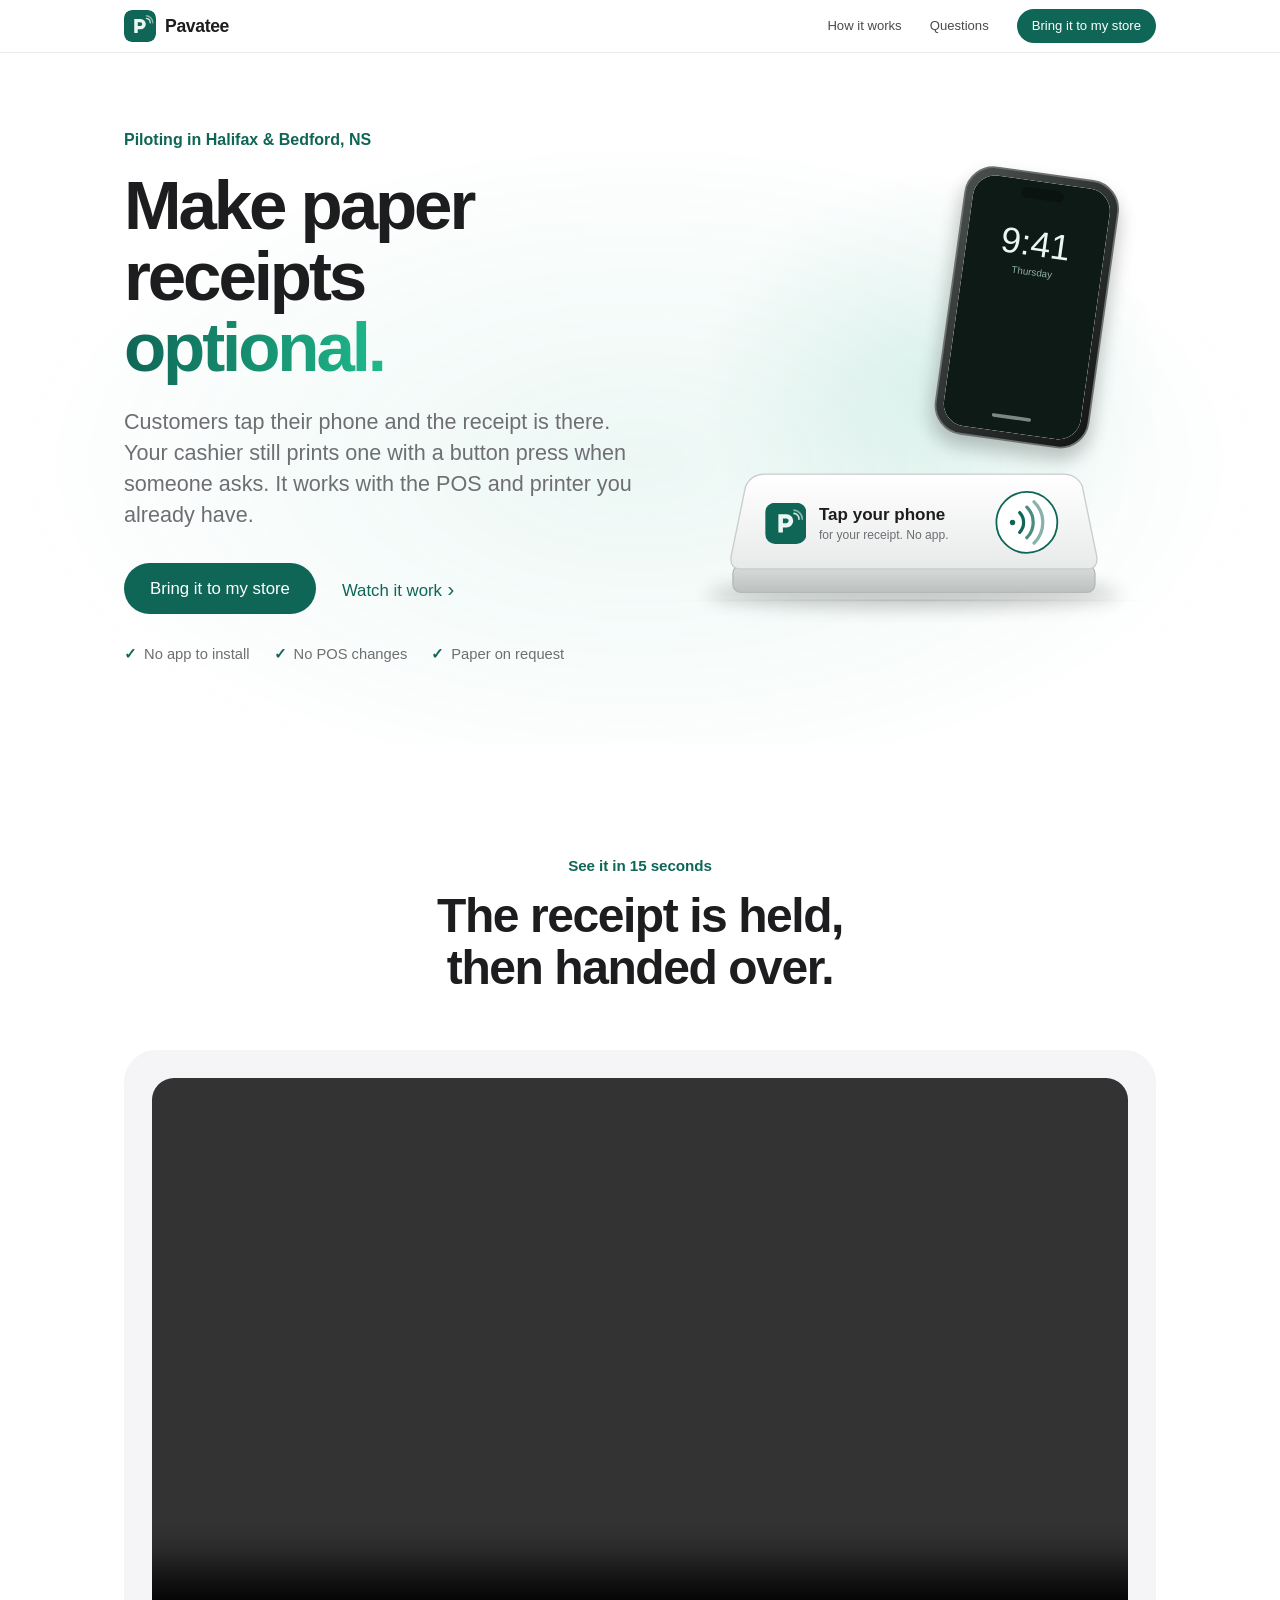
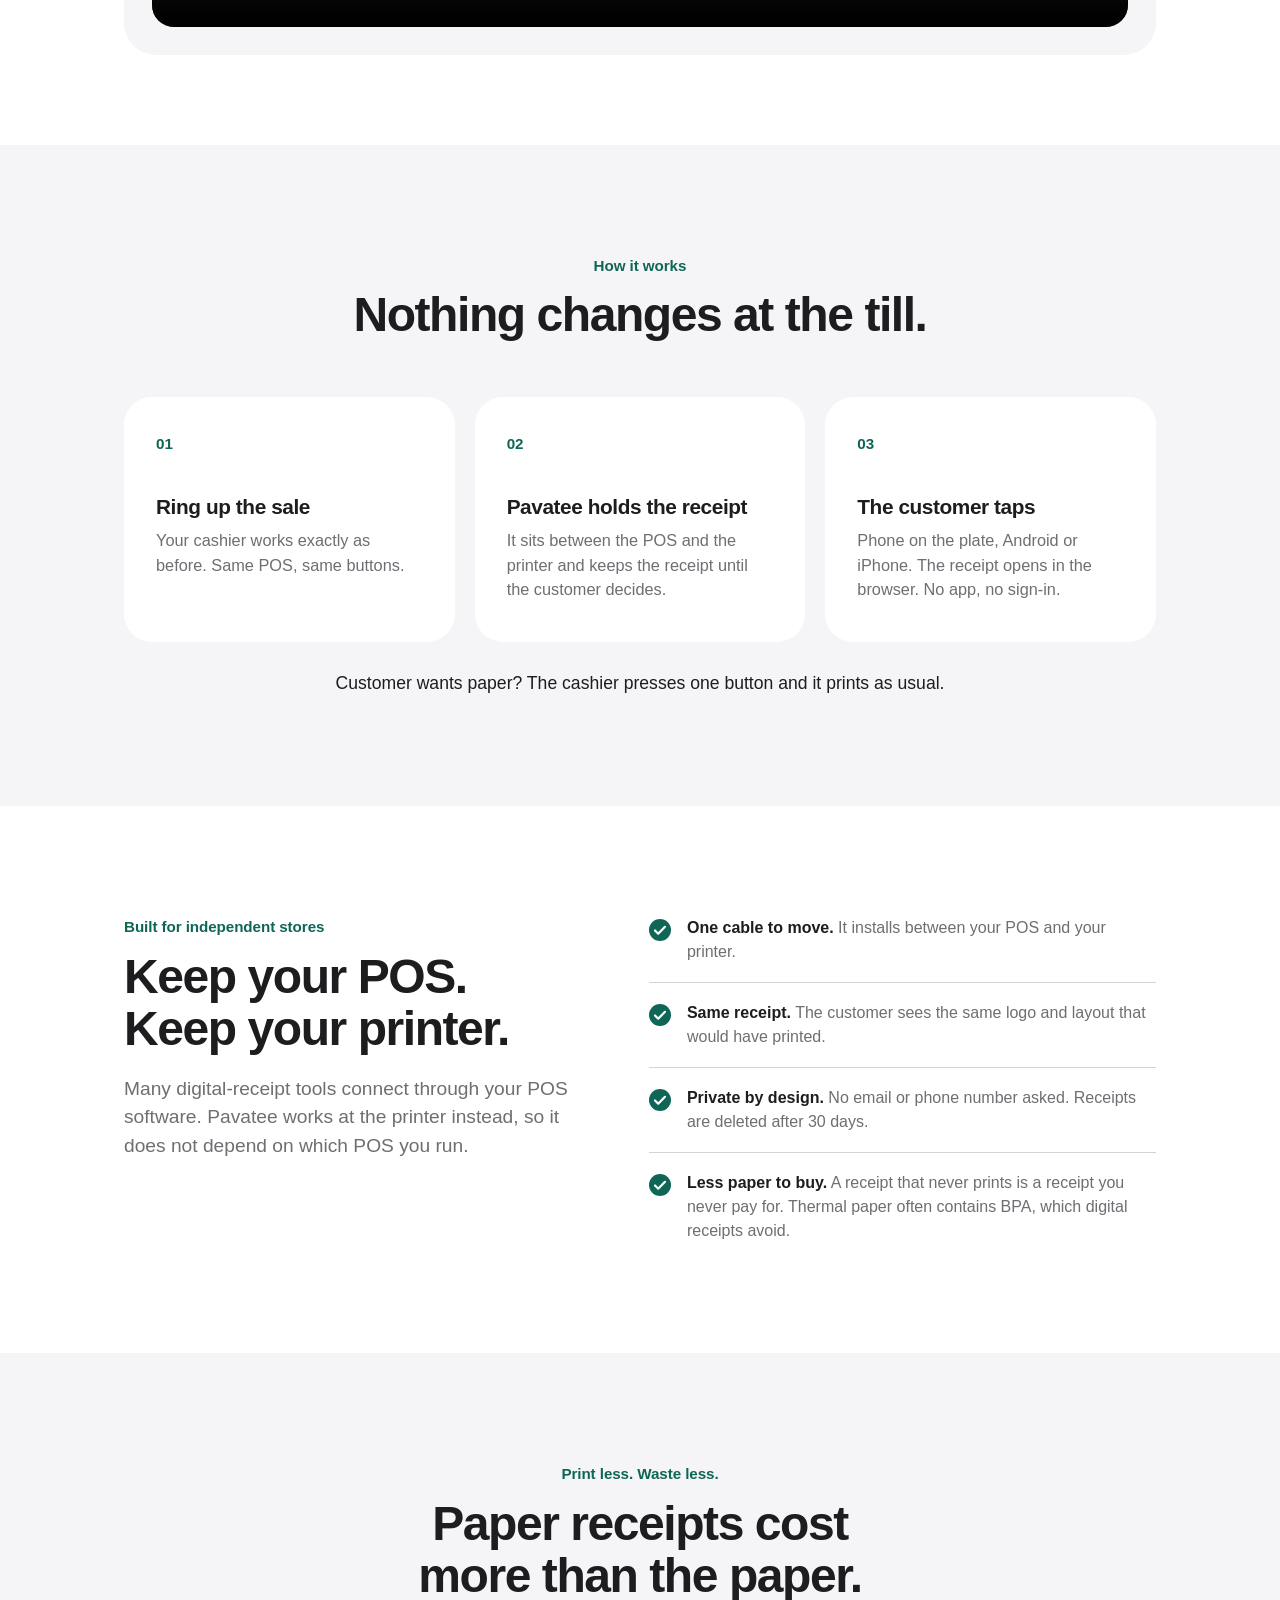
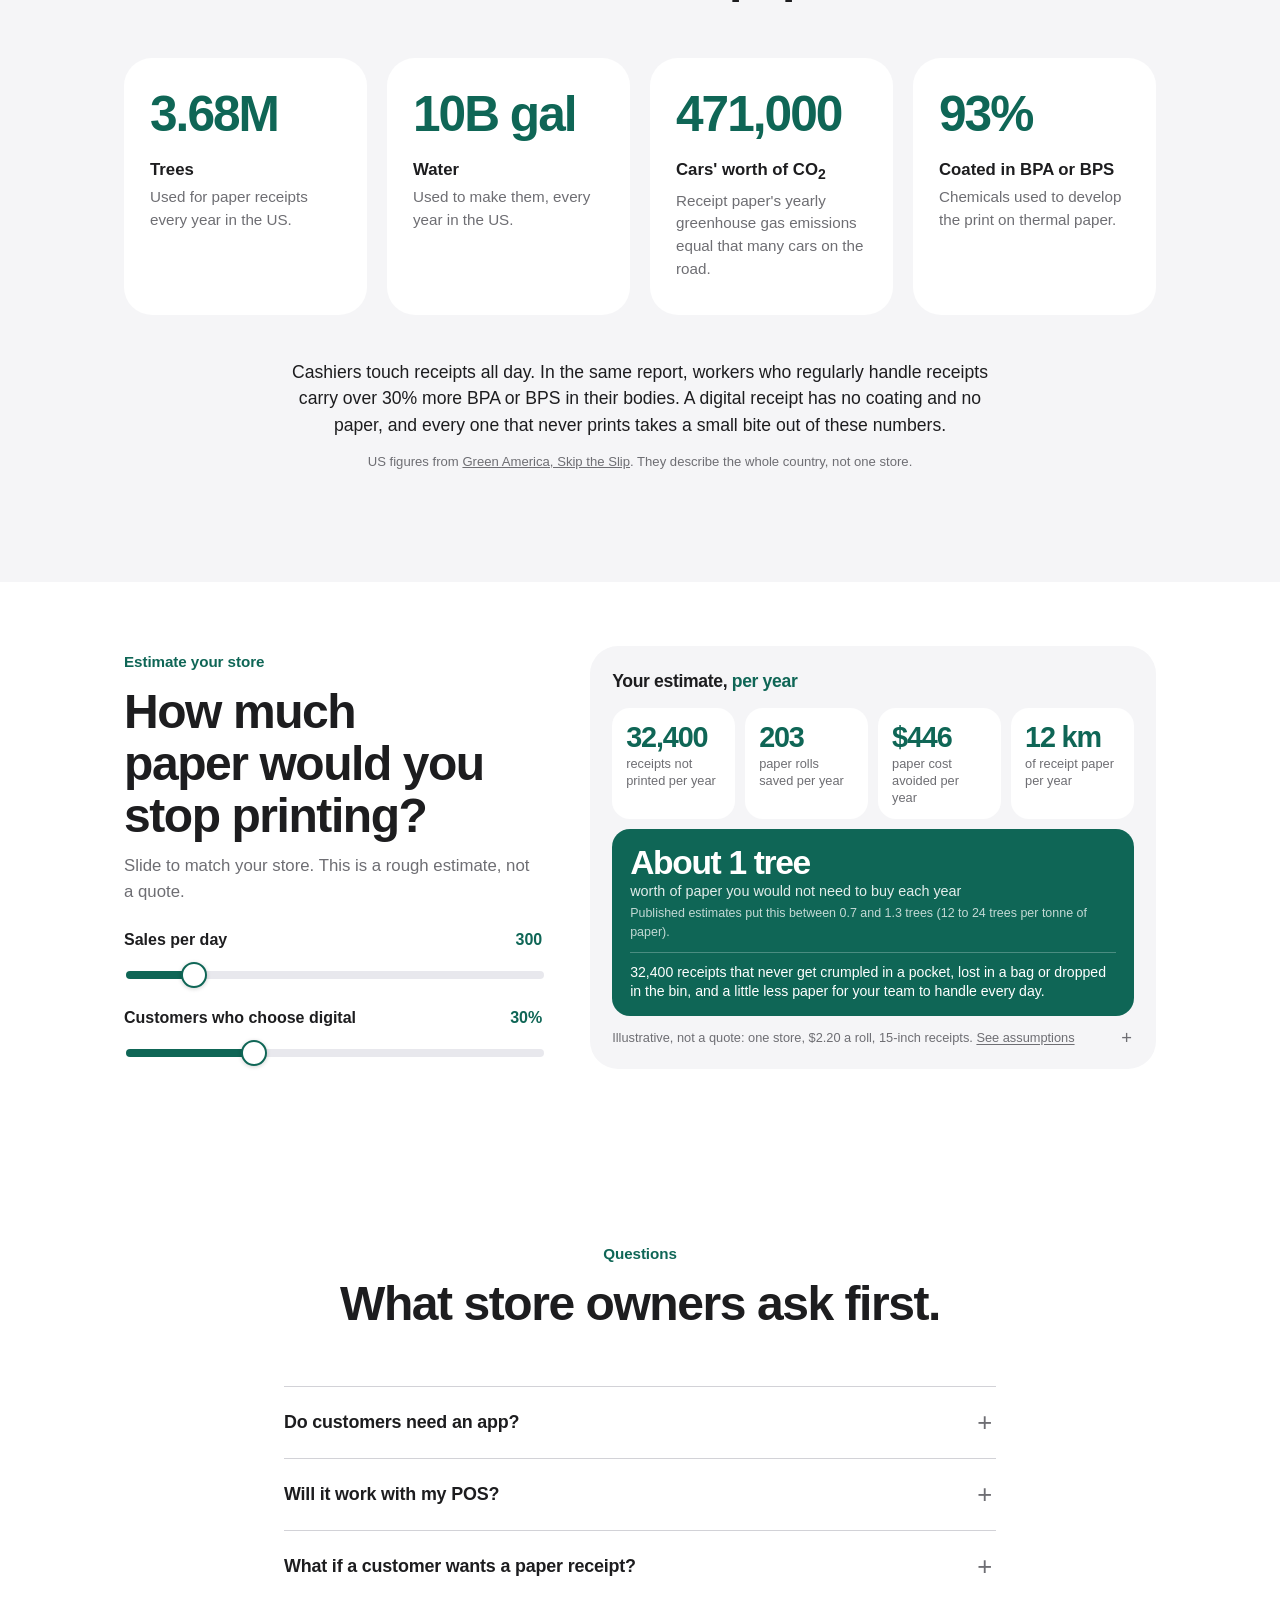
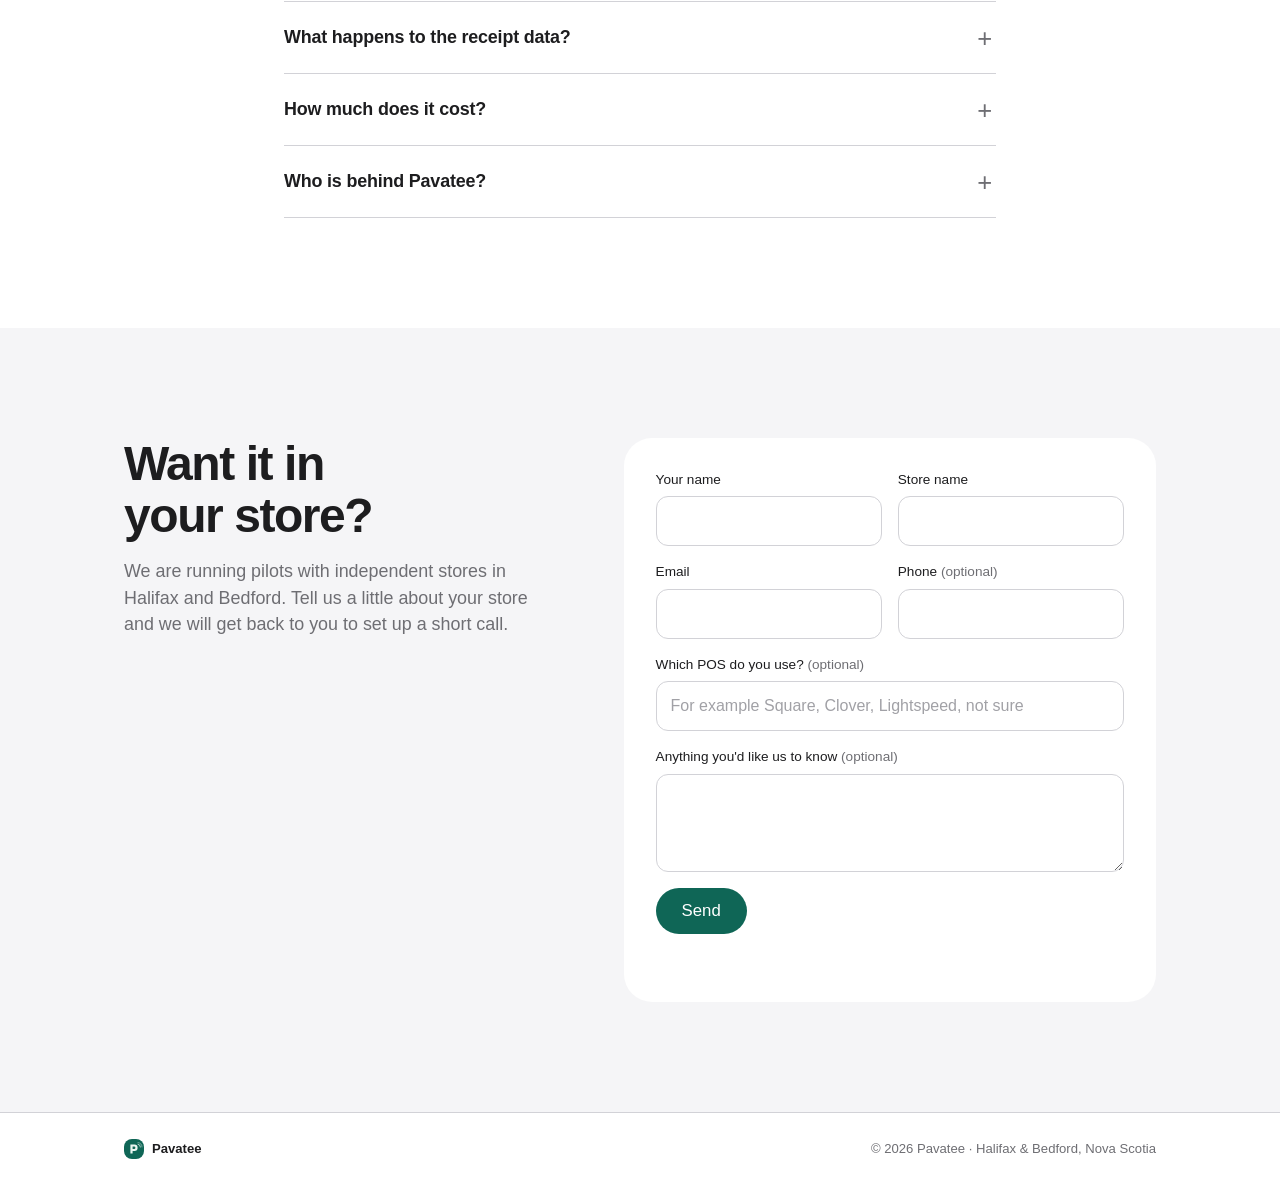
<file: index.html>
<!DOCTYPE html>
<html lang="en">
<head>
<meta charset="UTF-8">
<meta name="viewport" content="width=device-width, initial-scale=1.0">
<title>Pavatee — Digital receipts for any POS</title>
<meta name="description" content="Pavatee lets customers tap their phone for a digital receipt at any store, on any point-of-sale system. No app. No POS changes.">
<meta name="theme-color" content="#ffffff">
<link rel="icon" type="image/svg+xml" href="assets/logo.svg">
<link rel="stylesheet" href="style.css">
</head>
<body>

<header class="site-header">
  <div class="wrap wrap--wide header-inner">
    <a class="brand" href="#top">
      <img class="brand-mark" src="assets/logo.svg" alt="" width="32" height="32">
      <span class="logo">Pavatee</span>
    </a>
    <nav class="nav" aria-label="Main">
      <a class="nav-link" href="#how">How it works</a>
      <a class="nav-link" href="#faq">Questions</a>
      <a class="nav-cta" href="#pilot">Bring it to my store</a>
    </nav>
  </div>
</header>

<main>

<section class="hero" id="top">
  <div class="wrap wrap--wide hero-grid">
    <div class="hero-copy">
      <p class="eyebrow">Piloting in Halifax &amp; Bedford, NS</p>
      <h1>Make paper receipts <em>optional.</em></h1>
      <p class="hero-sub">Customers tap their phone and the receipt is there. Your cashier still prints one with a button press when someone asks. It works with the POS and printer you already have.</p>
      <div class="hero-actions">
        <a class="btn btn-primary" href="#pilot">Bring it to my store</a>
        <a class="btn btn-ghost" href="#watch">Watch it work</a>
      </div>
      <ul class="hero-points">
        <li>No app to install</li>
        <li>No POS changes</li>
        <li>Paper on request</li>
      </ul>
    </div>

    <div class="hero-visual">
      <svg viewBox="0 0 540 520" xmlns="http://www.w3.org/2000/svg" role="img" aria-label="A phone taps the Pavatee tap plate and a digital receipt appears on its screen.">
        <defs>
          <radialGradient id="glow" cx="50%" cy="50%" r="50%">
            <stop offset="0" stop-color="#14a37f" stop-opacity="0.12"/>
            <stop offset="1" stop-color="#14a37f" stop-opacity="0"/>
          </radialGradient>
          <linearGradient id="padTop" x1="0" y1="0" x2="0" y2="1">
            <stop offset="0" stop-color="#ffffff"/>
            <stop offset="1" stop-color="#e8eae9"/>
          </linearGradient>
          <linearGradient id="padFront" x1="0" y1="0" x2="0" y2="1">
            <stop offset="0" stop-color="#d9dcdb"/>
            <stop offset="1" stop-color="#bcc1bf"/>
          </linearGradient>
          <linearGradient id="phone" x1="0" y1="0" x2="1" y2="1">
            <stop offset="0" stop-color="#4a504e"/>
            <stop offset="1" stop-color="#121514"/>
          </linearGradient>
          <linearGradient id="edge" x1="0" y1="0" x2="1" y2="0">
            <stop offset="0" stop-color="#1d1d1f" stop-opacity="0"/>
            <stop offset="0.5" stop-color="#1d1d1f" stop-opacity="0.12"/>
            <stop offset="1" stop-color="#1d1d1f" stop-opacity="0"/>
          </linearGradient>
          <filter id="soft" x="-30%" y="-30%" width="160%" height="180%"><feGaussianBlur stdDeviation="10"/></filter>
        </defs>

        <ellipse cx="290" cy="250" rx="260" ry="240" fill="url(#glow)"/>

        <!-- counter edge + shadow under the pad -->
        <rect x="0" y="486" width="540" height="2" fill="url(#edge)"/>
        <ellipse cx="270" cy="480" rx="230" ry="16" fill="#000" opacity="0.2" filter="url(#soft)"/>

        <!-- tap pad: thick slab seen from above-front -->
        <g class="hp-pad">
          <rect x="68" y="448" width="404" height="30" rx="9" fill="url(#padFront)" stroke="#b4b9b7" stroke-width="1.5"/>
          <path d="M104 346 H436 Q452 346 458 360 L474 438 Q476 452 462 452 H78 Q64 452 66 438 L82 360 Q88 346 104 346 Z" fill="url(#padTop)" stroke="#c9cdcb" stroke-width="1.5"/>
          <path d="M106 349 H434" stroke="#ffffff" stroke-width="1.5" opacity="0.9" stroke-linecap="round"/>

          <image href="assets/logo.svg" x="104" y="378" width="46" height="46"/>
          <text x="164" y="397" fill="#1d1d1f" font-size="19" font-weight="650">Tap your phone</text>
          <text x="164" y="418" fill="#6e6e73" font-size="13.5">for your receipt. No app.</text>

          <!-- tap target -->
          <circle class="hp-target-glow" cx="396" cy="400" r="46" fill="#14a37f" opacity="0" filter="url(#soft)"/>
          <circle cx="396" cy="400" r="34" fill="#ffffff" stroke="#0f6656" stroke-width="2"/>
          <g class="hp-nfc" stroke="#0f6656" stroke-width="3.6" fill="none" stroke-linecap="round">
            <path d="M388 389 a16 16 0 0 1 0 22"/>
            <path d="M396 383 a24 24 0 0 1 0 34" opacity="0.75"/>
            <path d="M404 377 a32 32 0 0 1 0 46" opacity="0.5"/>
            <circle cx="380" cy="400" r="3" fill="#0f6656" stroke="none"/>
          </g>
        </g>

        <!-- ripples when the phone touches -->
        <g fill="none" stroke="#14a37f" stroke-width="3">
          <circle class="hp-ripple r1" cx="396" cy="400" r="34"/>
          <circle class="hp-ripple r2" cx="396" cy="400" r="34"/>
        </g>

        <!-- phone: moves down onto the target, then lifts -->
        <g class="hp-phone-move">
          <g transform="translate(310 10) rotate(8 86 150)">
            <rect x="-4" y="10" width="180" height="304" rx="36" fill="#000" opacity="0.22" filter="url(#soft)"/>
            <rect width="172" height="300" rx="32" fill="url(#phone)" stroke="#6b716f" stroke-width="2"/>
            <rect x="9" y="9" width="154" height="282" rx="25" fill="#ffffff"/>

            <!-- receipt screen (shown after the tap) -->
            <g class="hp-receipt">
              <rect x="9" y="9" width="154" height="282" rx="25" fill="#f5f5f7"/>
              <rect x="18" y="38" width="136" height="22" rx="8" fill="#eaf3ee" stroke="#cfe0d8"/>
              <text x="86" y="53" fill="#0f6656" font-size="10" font-weight="700" text-anchor="middle">Your digital receipt</text>
              <rect x="18" y="68" width="136" height="214" rx="6" fill="#ffffff" stroke="#e5e3d6"/>
              <g font-family="ui-monospace, SFMono-Regular, Menlo, Consolas, monospace" font-size="7.6" fill="#222" text-anchor="middle">
                <text x="86" y="84">Your Store Name</text>
                <text x="86" y="100">123 Main Street</text>
                <text x="86" y="110">Your City, NS</text>
                <text x="86" y="120">A1A 1A1</text>
              </g>
              <line x1="24" y1="130" x2="148" y2="130" stroke="#999" stroke-width="0.8" stroke-dasharray="2 2"/>
              <g font-family="ui-monospace, SFMono-Regular, Menlo, Consolas, monospace" font-size="7.6" fill="#222">
                <text x="86" y="148" text-anchor="middle" font-size="9" font-weight="700">In Store</text>
                <text x="24" y="170">1 Tropical Lemon Lime</text>
                <text x="148" y="170" text-anchor="end">3.09</text>
                <text x="24" y="196">Subtotal</text>
                <text x="148" y="196" text-anchor="end">$3.09</text>
                <text x="24" y="208">Tax</text>
                <text x="148" y="208" text-anchor="end">$0.43</text>
                <text x="24" y="220" font-weight="700">Payment</text>
                <text x="148" y="220" text-anchor="end" font-weight="700">$3.52</text>
                <text x="24" y="232">Debit</text>
                <text x="148" y="232" text-anchor="end">$3.52</text>
              </g>
              <line x1="24" y1="242" x2="148" y2="242" stroke="#999" stroke-width="0.8" stroke-dasharray="2 2"/>
              <g font-family="ui-monospace, SFMono-Regular, Menlo, Consolas, monospace" font-size="7.6" fill="#777" text-anchor="middle">
                <text x="86" y="256">Check Closed</text>
                <text x="86" y="268">Nothing printed on paper</text>
              </g>
            </g>

            <!-- lock screen (shown before the tap) -->
            <g class="hp-lock">
              <rect x="9" y="9" width="154" height="282" rx="25" fill="#0d1a15"/>
              <text x="86" y="92" fill="#eaf6f1" font-size="40" font-weight="300" text-anchor="middle">9:41</text>
              <text x="86" y="114" fill="#8fb0a3" font-size="11" text-anchor="middle">Thursday</text>
              <rect x="64" y="272" width="44" height="4" rx="2" fill="#eaf6f1" opacity="0.5"/>
            </g>
            <rect x="62" y="17" width="48" height="12" rx="6" fill="#0b1310"/>
          </g>
        </g>
      </svg>
    </div>
  </div>
</section>

<!-- Demo video -->
<section class="section watch" id="watch">
  <div class="wrap wrap--wide">
    <div class="section-head">
      <p class="kicker">See it in 15 seconds</p>
      <h2>The receipt is held, then handed over.</h2>
    </div>
    <div class="explainer-wrap" id="demo-video">
      <video class="demo-video" id="demo-player" src="assets/demo-shot.mp4"
             autoplay muted loop playsinline controls preload="auto"
             aria-label="A sale rings up, Pavatee holds the receipt, the customer taps their phone, and the receipt opens on the phone with nothing printed."></video>
    </div>
  </div>
</section>

<section class="section how" id="how">
  <div class="wrap wrap--wide">
    <div class="section-head">
      <p class="kicker">How it works</p>
      <h2>Nothing changes at the till.</h2>
    </div>
    <ol class="steps">
      <li class="step">
        <span class="step-num">01</span>
        <h3>Ring up the sale</h3>
        <p>Your cashier works exactly as before. Same POS, same buttons.</p>
      </li>
      <li class="step">
        <span class="step-num">02</span>
        <h3>Pavatee holds the receipt</h3>
        <p>It sits between the POS and the printer and keeps the receipt until the customer decides.</p>
      </li>
      <li class="step">
        <span class="step-num">03</span>
        <h3>The customer taps</h3>
        <p>Phone on the plate, Android or iPhone. The receipt opens in the browser. No app, no sign-in.</p>
      </li>
    </ol>
    <p class="how-note">Customer wants paper? The cashier presses one button and it prints as usual.</p>
  </div>
</section>

<section class="section fit">
  <div class="wrap wrap--wide fit-grid">
    <div>
      <p class="kicker">Built for independent stores</p>
      <h2>Keep your POS. Keep your printer.</h2>
      <p class="lead">Many digital-receipt tools connect through your POS software. Pavatee works at the printer instead, so it does not depend on which POS you run.</p>
    </div>
    <ul class="checks">
      <li><strong>One cable to move.</strong> It installs between your POS and your printer.</li>
      <li><strong>Same receipt.</strong> The customer sees the same logo and layout that would have printed.</li>
      <li><strong>Private by design.</strong> No email or phone number asked. Receipts are deleted after 30 days.</li>
      <li><strong>Less paper to buy.</strong> A receipt that never prints is a receipt you never pay for. Thermal paper often contains BPA, which digital receipts avoid.</li>
    </ul>
  </div>
</section>

<section class="section eco">
  <div class="wrap wrap--wide">
    <div class="section-head">
      <p class="kicker">Print less. Waste less.</p>
      <h2>Paper receipts cost more than the paper.</h2>
    </div>
    <div class="stats">
      <div class="stat">
        <p class="stat-value">3.68M</p>
        <p class="stat-label"><strong>Trees</strong>Used for paper receipts every year in the US.</p>
      </div>
      <div class="stat">
        <p class="stat-value">10B gal</p>
        <p class="stat-label"><strong>Water</strong>Used to make them, every year in the US.</p>
      </div>
      <div class="stat">
        <p class="stat-value">471,000</p>
        <p class="stat-label"><strong>Cars' worth of CO<sub>2</sub></strong>Receipt paper's yearly greenhouse gas emissions equal that many cars on the road.</p>
      </div>
      <div class="stat">
        <p class="stat-value">93%</p>
        <p class="stat-label"><strong>Coated in BPA or BPS</strong>Chemicals used to develop the print on thermal paper.</p>
      </div>
    </div>
    <p class="eco-note">Cashiers touch receipts all day. In the same report, workers who regularly handle receipts carry over 30% more BPA or BPS in their bodies. A digital receipt has no coating and no paper, and every one that never prints takes a small bite out of these numbers.</p>
    <p class="eco-source">US figures from <a href="https://reports.greenamerica.org/skip-the-slip" target="_blank" rel="noopener">Green America, Skip the Slip</a>. They describe the whole country, not one store.</p>
  </div>
</section>

<section class="section calc" id="savings">
  <div class="wrap wrap--wide calc-grid">
    <div class="calc-inputs">
      <p class="kicker">Estimate your store</p>
      <h2>How much paper would you stop printing?</h2>
      <p class="lead">Slide to match your store. This is a rough estimate, not a quote.</p>

      <div class="calc-field">
        <div class="calc-label"><label for="calc-sales">Sales per day</label><output id="calc-sales-out" for="calc-sales">300</output></div>
        <input type="range" id="calc-sales" min="20" max="2000" step="10" value="300">
      </div>

      <div class="calc-field">
        <div class="calc-label"><label for="calc-digital">Customers who choose digital</label><output id="calc-digital-out" for="calc-digital">30%</output></div>
        <input type="range" id="calc-digital" min="5" max="90" step="1" value="30">
      </div>



    </div>

    <div class="calc-result" aria-live="polite">
      <p class="calc-result-title">Your estimate, <strong>per year</strong></p>
      <div class="calc-tiles">
        <div class="calc-tile"><p class="calc-value" id="out-receipts">0</p><p class="calc-caption">receipts not printed per year</p></div>
        <div class="calc-tile"><p class="calc-value" id="out-rolls">0</p><p class="calc-caption">paper rolls saved per year</p></div>
        <div class="calc-tile"><p class="calc-value" id="out-cost">$0</p><p class="calc-caption">paper cost avoided per year</p></div>
        <div class="calc-tile"><p class="calc-value" id="out-km">0 km</p><p class="calc-caption">of receipt paper per year</p></div>
        <div class="calc-tile calc-tile--wide">
          <p class="calc-value" id="out-trees">0 trees</p>
          <p class="calc-caption">worth of paper you would not need to buy each year</p>
          <p class="calc-range" id="out-range"></p>
          <p class="calc-story" id="out-story"></p>
        </div>
      </div>
      <details class="calc-assume">
        <summary>Illustrative, not a quote: one store, $2.20 a roll, 15-inch receipts. <u>See assumptions</u></summary>
        <p>Illustrative only. Assumes one store open 360 days a year, a standard 3&#8539;&Prime; &times; 200 ft thermal roll at $2.20 (a Canadian online list price for a case of 50 BPA-free rolls works out to $2.18 a roll; prices change), and receipts about 15 inches long, measured on a real receipt from an independent store we spoke with. Bigger baskets print longer receipts and shorter receipts mean fewer rolls, so your own numbers will differ. Trees are a rough figure: about 0.27 kg of paper per roll and 17 trees per tonne of paper, and published estimates for that vary widely (roughly 12 to 24). It counts paper only, not the price of Pavatee, which is still being set with pilot stores.</p>
      </details>
    </div>
  </div>
</section>

<section class="section faq" id="faq">
  <div class="wrap">
    <div class="section-head">
      <p class="kicker">Questions</p>
      <h2>What store owners ask first.</h2>
    </div>
    <details>
      <summary>Do customers need an app?</summary>
      <p>No. They tap their phone on the plate and the receipt opens in the browser. It works on Android and iPhone, with no sign-in.</p>
    </details>
    <details>
      <summary>Will it work with my POS?</summary>
      <p>It connects at the printer, not inside your POS software, so it does not depend on which POS you use. We check your printer model before installing.</p>
    </details>
    <details>
      <summary>What if a customer wants a paper receipt?</summary>
      <p>The cashier presses one button on the device and the receipt prints on your normal printer.</p>
    </details>
    <details>
      <summary>What happens to the receipt data?</summary>
      <p>We do not ask customers for an email address or phone number. Receipts are deleted after 30 days.</p>
    </details>
    <details>
      <summary>How much does it cost?</summary>
      <p>We are setting pricing together with the first pilot stores. Send us a message and we will tell you where it stands.</p>
    </details>
    <details>
      <summary>Who is behind Pavatee?</summary>
      <p>Pavatee is built in Halifax, Nova Scotia, by a software developer working with local independent stores.</p>
    </details>
  </div>
</section>

<section class="section pilot" id="pilot">
  <div class="wrap wrap--wide pilot-grid">
    <div class="pilot-copy">
      <h2>Want it in your store?</h2>
      <p>We are running pilots with independent stores in Halifax and Bedford. Tell us a little about your store and we will get back to you to set up a short call.</p>
    </div>
    <form class="contact-form" id="contact-form" novalidate>
      <!-- Web3Forms: paste your public access key below (it is safe to be public). -->
      <input type="hidden" name="access_key" value="6fd2854a-0152-473a-85b4-cd14e4b5f8a8">
      <input type="hidden" name="subject" value="Pavatee pilot enquiry">
      <input type="hidden" name="from_name" value="Pavatee website">
      <input type="checkbox" name="botcheck" class="hp" tabindex="-1" autocomplete="off" aria-hidden="true">
      <div class="field-row">
        <label class="field"><span>Your name</span>
          <input type="text" name="name" required autocomplete="name"></label>
        <label class="field"><span>Store name</span>
          <input type="text" name="store" autocomplete="organization"></label>
      </div>
      <div class="field-row">
        <label class="field"><span>Email</span>
          <input type="email" name="email" required autocomplete="email"></label>
        <label class="field"><span>Phone <em>(optional)</em></span>
          <input type="tel" name="phone" autocomplete="tel"></label>
      </div>
      <label class="field"><span>Which POS do you use? <em>(optional)</em></span>
        <input type="text" name="pos" placeholder="For example Square, Clover, Lightspeed, not sure"></label>
      <label class="field"><span>Anything you'd like us to know <em>(optional)</em></span>
        <textarea name="message" rows="3"></textarea></label>
      <button type="submit" class="btn btn-primary" id="contact-submit">Send</button>
      <p class="form-status" id="contact-status" role="status" aria-live="polite"></p>
    </form>
  </div>
</section>

</main>

<footer class="site-footer">
  <div class="wrap wrap--wide">
    <span class="footer-brand">
      <img class="brand-mark" src="assets/logo.svg" alt="" width="20" height="20">
      Pavatee
    </span>
    <span>&copy; 2026 Pavatee &middot; Halifax &amp; Bedford, Nova Scotia</span>
  </div>
</footer>

<script>
// Respect "reduce motion": do not autoplay the demo video.
(function () {
  var v = document.getElementById('demo-player');
  if (v && window.matchMedia && window.matchMedia('(prefers-reduced-motion: reduce)').matches) {
    v.removeAttribute('autoplay');
    v.pause();
  }
})();

// Savings estimator: sales per day and the share who choose digital -> paper and trees.
(function () {
  function $(id) { return document.getElementById(id); }
  var sales = $('calc-sales');
  if (!sales) return;
  var digital = $('calc-digital');
  var DAYS = 360;                                         // open days a year
  var ROLL_INCHES = 200 * 12;                             // standard 3 1/8" x 200 ft thermal roll
  var RECEIPT_INCHES = 15;                                // assumed average receipt length
  var PRICE = 2.2;                                        // CAD per roll
  var KG_PER_ROLL = 0.27;                                 // rough paper weight of one roll
  var TREES_LOW = 12, TREES_MID = 17, TREES_HIGH = 24;    // published trees-per-tonne estimates
  var nf = new Intl.NumberFormat('en-CA', { maximumFractionDigits: 0 });
  var money = new Intl.NumberFormat('en-CA', { style: 'currency', currency: 'CAD', maximumFractionDigits: 0 });
  function fill(el) {
    var p = (el.value - el.min) / (el.max - el.min) * 100;
    el.style.setProperty('--p', p + '%');
  }
  function treeNum(t) { return t < 0.1 ? '<0.1' : (t < 10 ? String(parseFloat(t.toFixed(1))) : nf.format(t)); }
  function treeWords(t) {
    if (t < 0.125) return 'Under \u00bc of a tree';
    if (t < 0.375) return 'About \u00bc of a tree';
    if (t < 0.625) return 'About \u00bd a tree';
    if (t < 0.875) return 'About \u00be of a tree';
    if (t < 1.25) return 'About 1 tree';
    return 'About ' + treeNum(t) + ' trees';
  }
  function update() {
    var s = Number(sales.value) || 0;
    var d = Number(digital.value) || 0;
    var receipts = s * DAYS * d / 100;
    var rolls = receipts / (ROLL_INCHES / RECEIPT_INCHES);
    var km = receipts * RECEIPT_INCHES * 0.0254 / 1000;
    var tonnes = rolls * KG_PER_ROLL / 1000;
    $('calc-sales-out').textContent = nf.format(s);
    $('calc-digital-out').textContent = d + '%';
    $('out-receipts').textContent = nf.format(receipts);
    $('out-rolls').textContent = nf.format(rolls);
    $('out-cost').textContent = money.format(rolls * PRICE).replace('CA$', '$');
    $('out-km').textContent = km < 1 ? nf.format(km * 1000) + ' m'
      : (km < 10 ? km.toFixed(1) : nf.format(km)) + ' km';
    $('out-trees').textContent = treeWords(tonnes * TREES_MID);
    $('out-range').textContent = tonnes * TREES_HIGH < 0.1
      ? 'Published estimates put this at less than 0.1 trees (12 to 24 trees per tonne of paper).'
      : 'Published estimates put this between ' + treeNum(tonnes * TREES_LOW) +
        ' and ' + treeNum(tonnes * TREES_HIGH) + ' trees (12 to 24 trees per tonne of paper).';
    $('out-story').textContent = nf.format(receipts) +
      ' receipts that never get crumpled in a pocket, lost in a bag or dropped in the bin, and a little less paper for your team to handle every day.';
    fill(sales); fill(digital);
  }
  ['input', 'change'].forEach(function (ev) {
    sales.addEventListener(ev, update);
    digital.addEventListener(ev, update);
  });
  update();
})();

// Contact form -> Web3Forms (emails the submission to the Pavatee inbox).
(function () {
  var form = document.getElementById('contact-form');
  if (!form) return;
  var status = document.getElementById('contact-status');
  var btn = document.getElementById('contact-submit');
  form.addEventListener('submit', function (e) {
    e.preventDefault();
    status.className = 'form-status';
    var data = {};
    new FormData(form).forEach(function (v, k) { data[k] = v; });
    if (!data.name || !data.email || !/^\S+@\S+\.\S+$/.test(data.email)) {
      status.textContent = 'Please add your name and a valid email.';
      status.className = 'form-status is-error';
      return;
    }
    if (data.botcheck) return;
    if (!data.access_key || data.access_key.indexOf('YOUR_') === 0) {
      status.textContent = 'The form is not connected yet.';
      status.className = 'form-status is-error';
      return;
    }
    btn.disabled = true;
    btn.textContent = 'Sending...';
    fetch('https://api.web3forms.com/submit', {
      method: 'POST',
      headers: { 'Content-Type': 'application/json', 'Accept': 'application/json' },
      body: JSON.stringify(data)
    }).then(function (r) { return r.json(); }).then(function (j) {
      if (j && j.success) {
        form.reset();
        status.textContent = 'Thanks. We got your message and will be in touch soon.';
        status.className = 'form-status is-ok';
      } else {
        throw new Error('rejected');
      }
    }).catch(function () {
      status.textContent = 'Sorry, that did not send. Please try again in a moment.';
      status.className = 'form-status is-error';
    }).then(function () {
      btn.disabled = false;
      btn.textContent = 'Send';
    });
  });
})();
</script>

</body>
</html>
</file>
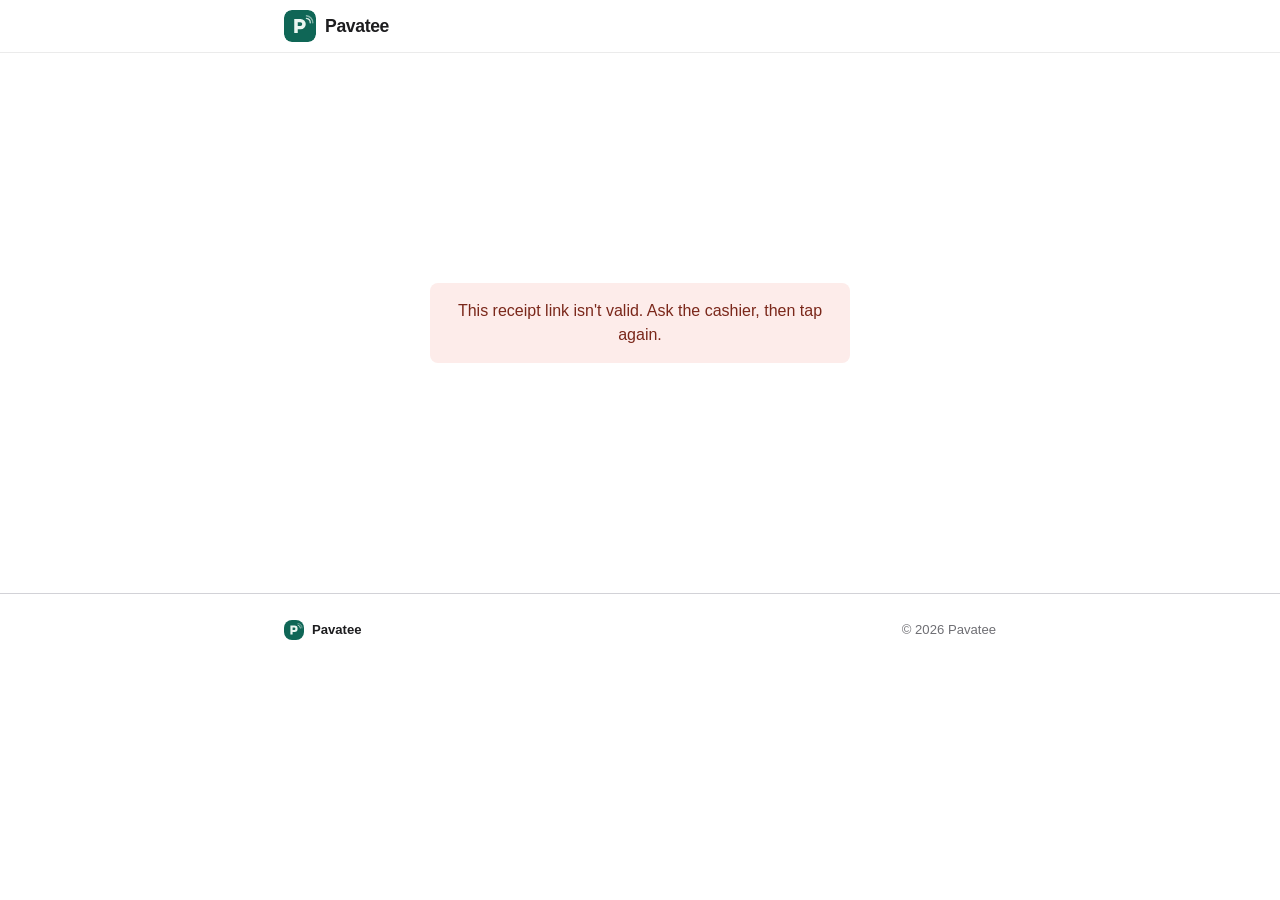
<file: claim/index.html>
<!DOCTYPE html>
<html lang="en">
<head>
<meta charset="UTF-8">
<meta name="viewport" content="width=device-width, initial-scale=1.0">
<title>Your digital receipt — Pavatee</title>
<meta name="robots" content="noindex">
<meta name="referrer" content="no-referrer">
<meta http-equiv="Content-Security-Policy" content="default-src 'self'; script-src 'self' 'unsafe-inline'; style-src 'self' 'unsafe-inline'; img-src 'self' data:; connect-src https://zsrkkgdoyodsmbqywoev.supabase.co; object-src 'self' blob: https://zsrkkgdoyodsmbqywoev.supabase.co; frame-src 'self' blob: https://zsrkkgdoyodsmbqywoev.supabase.co; base-uri 'none'; form-action 'none'">
<link rel="icon" type="image/svg+xml" href="../assets/logo.svg">
<link rel="stylesheet" href="../style.css">
<style>
  .claim-main {
    min-height: 60vh;
    display: flex;
    flex-direction: column;
    align-items: center;
    justify-content: center;
    text-align: center;
    padding: 56px 20px;
  }
  /* the shared header is fixed on the home page; here it sits in the page flow */
  .site-header { position: static; }
  .claim-status { color: var(--ink-soft); margin-bottom: 4px; }
  .pdf-frame {
    width: 100%;
    max-width: 480px;
    height: 65vh;
    border: 1px solid var(--border);
    border-radius: 12px;
    margin: 20px 0;
    background: #fff;
  }
  .error-box {
    background: #fdecea;
    color: #7a271a;
    padding: 16px 20px;
    border-radius: 8px;
    max-width: 420px;
  }
  .error-box p { color: inherit; margin: 0; }
</style>
</head>
<body>

<header class="site-header">
  <div class="wrap header-inner">
    <a class="brand" href="https://pavatee.com">
      <img class="brand-mark" src="../assets/logo.svg" alt="" width="32" height="32">
      <span class="logo">Pavatee</span>
    </a>
  </div>
</header>

<main class="claim-main wrap">
  <div id="state-loading">
    <p class="claim-status" id="loading-text">Getting your receipt…</p>
  </div>

  <div id="state-error" style="display:none">
    <div class="error-box">
      <p id="error-message">This receipt link isn't valid or has expired.</p>
    </div>
  </div>

  <div id="state-ready" style="display:none">
    <h1>Your digital receipt</h1>
    <p class="claim-status">Nothing printed on paper — here's your copy.</p>
    <embed id="pdf-embed" class="pdf-frame" type="application/pdf">
    <a id="download-link" class="btn btn-primary" download="receipt.pdf">Download PDF</a>
  </div>
</main>

<footer class="site-footer">
  <div class="wrap">
    <span class="footer-brand">
      <img class="brand-mark" src="../assets/logo.svg" alt="" width="20" height="20">
      Pavatee
    </span>
    <span>&copy; 2026 Pavatee</span>
  </div>
</footer>

<script>
(function () {
  // The page holds no Supabase key and reads no table or file directly. It
  // asks the `receipt` function, which only answers for a ticket handed out
  // by a tap in the last 30 days, with a link to that one PDF valid a few
  // minutes.
  var RECEIPT_URL = "https://zsrkkgdoyodsmbqywoev.supabase.co/functions/v1/receipt";
  var TICKET_RE = /^[A-Za-z0-9_-]{43}$/;
  var PENDING_WAIT_MS = 45000;

  var ticket = new URLSearchParams(window.location.search).get("ticket");

  function el(id) { return document.getElementById(id); }
  function showState(name) {
    ["loading", "error", "ready"].forEach(function (s) {
      el("state-" + s).style.display = s === name ? "" : "none";
    });
  }
  function showError(message) {
    el("error-message").textContent = message;
    showState("error");
  }
  function wait(ms) { return new Promise(function (r) { setTimeout(r, ms); }); }

  async function getLink() {
    // 202 = tapped while the till is still sending the receipt: wait and ask
    // again (up to PENDING_WAIT_MS). Network errors and "server busy" are
    // retried a few times; "not found" is final.
    var started = Date.now();
    var failures = 0;
    while (true) {
      try {
        var res = await fetch(RECEIPT_URL, {
          method: "POST",
          headers: { "Content-Type": "application/json" },
          body: JSON.stringify({ ticket: ticket }),
          cache: "no-store",
          referrerPolicy: "no-referrer",
        });
        if (res.status === 404) return null;
        if (res.status === 202) {
          if (Date.now() - started > PENDING_WAIT_MS) throw new Error("still pending");
          el("loading-text").textContent = "Getting your receipt… it's on its way from the till.";
          await wait(1000);
          continue;
        }
        if (res.ok) {
          var data = await res.json();
          if (data && data.url) return data.url;
        }
      } catch (e) {
        if (e && e.message === "still pending") throw e;
        // network hiccup - retry below
      }
      if (++failures >= 4) throw new Error("unavailable");
      await wait(1500);
    }
  }

  async function show() {
    if (!ticket || !TICKET_RE.test(ticket)) {
      showError("This receipt link isn't valid. Ask the cashier, then tap again.");
      return;
    }
    var url;
    try {
      url = await getLink();
    } catch (e) {
      showError("Your receipt couldn't be loaded right now. Please try again in a moment, or ask the cashier to print it.");
      return;
    }
    if (!url) {
      showError("This receipt link isn't valid or has expired. Receipts are kept for 30 days.");
      return;
    }
    try {
      var pdf = await fetch(url, { cache: "no-store", referrerPolicy: "no-referrer" });
      if (!pdf.ok) throw new Error("pdf");
      var blobUrl = URL.createObjectURL(await pdf.blob());
      el("pdf-embed").src = blobUrl;
      el("download-link").href = blobUrl;
    } catch (e) {
      // Fall back to the short-lived link itself.
      el("pdf-embed").src = url;
      el("download-link").href = url;
    }
    showState("ready");
  }

  show();
})();
</script>

</body>
</html>
</file>
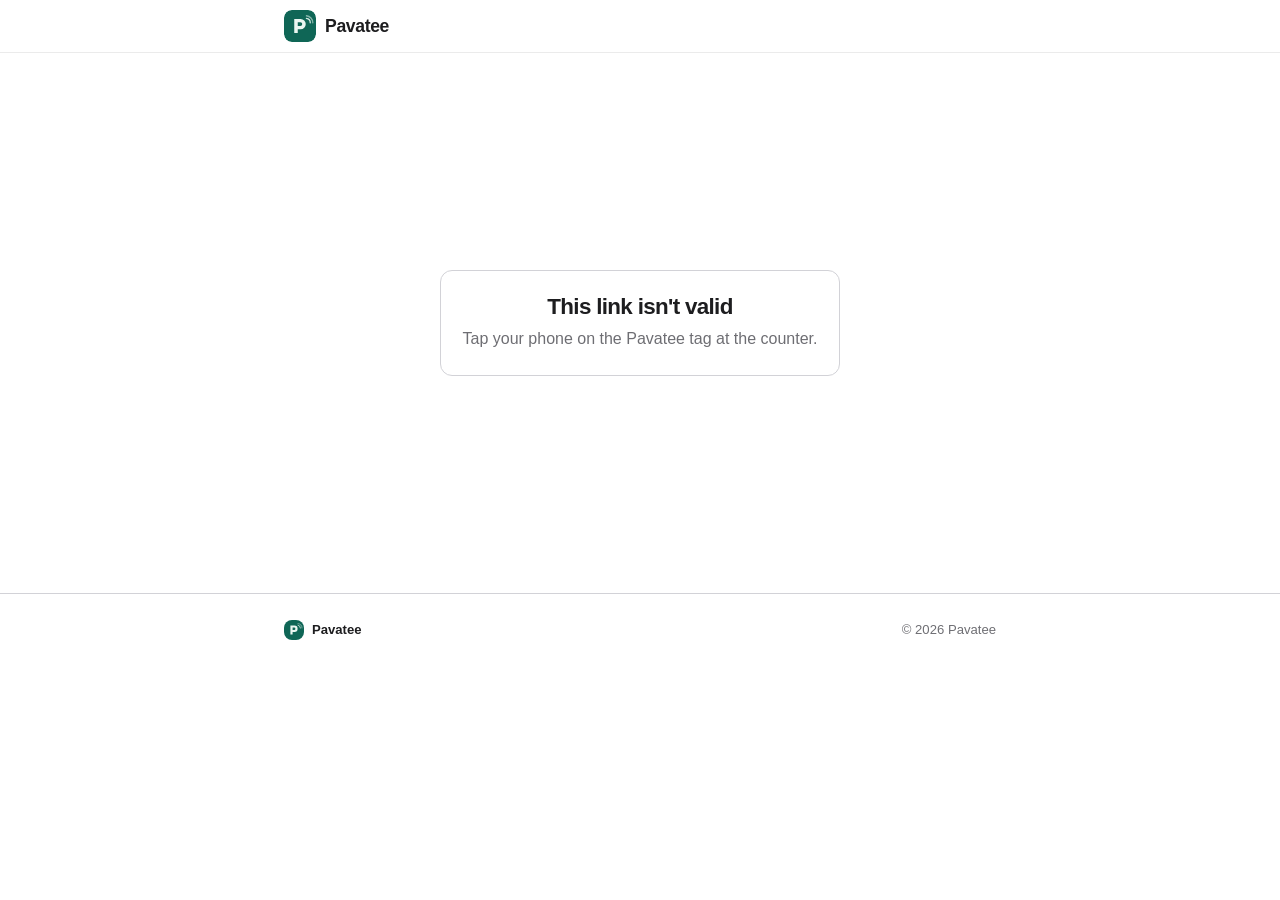
<file: t/index.html>
<!DOCTYPE html>
<html lang="en">
<head>
<meta charset="UTF-8">
<meta name="viewport" content="width=device-width, initial-scale=1.0">
<title>Your receipt — Pavatee</title>
<meta name="robots" content="noindex">
<meta name="referrer" content="no-referrer">
<meta http-equiv="Content-Security-Policy" content="default-src 'self'; script-src 'self' 'unsafe-inline'; style-src 'self' 'unsafe-inline'; img-src 'self' data:; connect-src https://zsrkkgdoyodsmbqywoev.supabase.co; base-uri 'none'; form-action 'none'">
<link rel="icon" type="image/svg+xml" href="../assets/logo.svg">
<link rel="stylesheet" href="../style.css">
<style>
  .tap-main {
    min-height: 60vh;
    display: flex;
    flex-direction: column;
    align-items: center;
    justify-content: center;
    text-align: center;
    padding: 56px 20px;
  }
  /* the shared header is fixed on the home page; here it sits in the page flow */
  .site-header { position: static; }
  .tap-status { color: var(--ink-soft); }
  .tap-box {
    background: #fff;
    border: 1px solid var(--border);
    border-radius: 12px;
    padding: 24px 22px;
    max-width: 420px;
  }
  .tap-box h1 { font-size: 1.4rem; margin: 0 0 8px; }
  .tap-box p { margin: 0; color: var(--ink-soft); }
</style>
</head>
<body>

<header class="site-header">
  <div class="wrap header-inner">
    <a class="brand" href="https://pavatee.com">
      <img class="brand-mark" src="../assets/logo.svg" alt="" width="32" height="32">
      <span class="logo">Pavatee</span>
    </a>
  </div>
</header>

<main class="tap-main wrap">
  <p id="tap-opening" class="tap-status">Opening your receipt…</p>
  <div id="tap-message" class="tap-box" style="display:none">
    <h1 id="tap-title"></h1>
    <p id="tap-text"></p>
  </div>
</main>

<footer class="site-footer">
  <div class="wrap">
    <span class="footer-brand">
      <img class="brand-mark" src="../assets/logo.svg" alt="" width="20" height="20">
      Pavatee
    </span>
    <span>&copy; 2026 Pavatee</span>
  </div>
</footer>

<script>
(function () {
  // The tag opens pavatee.com/t?e=..&c=.. . The signed link is taken out of
  // the address bar at once and sent to the `tap` function in the background,
  // so the browser never shows it to preview or read-aloud services (in the
  // first real test, Google-Read-Aloud fetched it at the same moment as the
  // phone). The function answers with where to go next. No third-party scripts.
  var TAP_URL = "https://zsrkkgdoyodsmbqywoev.supabase.co/functions/v1/tap";
  var MESSAGES = {
    used: ["Tap again", "This link has already been used. Tap your phone on the tag again for a fresh one."],
    none: ["No receipt is waiting", "Ask the cashier, then tap again."],
    bad:  ["This link isn't valid", "Tap your phone on the Pavatee tag at the counter."]
  };

  var params = new URLSearchParams(window.location.search);
  var e = params.get("e");
  var c = params.get("c");
  var s = params.get("s");

  function showMessage(key) {
    var m = MESSAGES[key] || MESSAGES.bad;
    document.getElementById("tap-title").textContent = m[0];
    document.getElementById("tap-text").textContent = m[1];
    document.getElementById("tap-opening").style.display = "none";
    document.getElementById("tap-message").style.display = "";
  }

  if (e && c) {
    try { history.replaceState(null, "", "/t/"); } catch (err) { /* old browser: keep going */ }
    fetch(TAP_URL, {
      method: "POST",
      headers: { "Content-Type": "application/json" },
      body: JSON.stringify({ e: e, c: c }),
      cache: "no-store",
      referrerPolicy: "no-referrer",
    }).then(function (res) {
      return res.ok ? res.json() : null;
    }).then(function (data) {
      var next = data && data.location;
      if (typeof next === "string" && next.indexOf("https://pavatee.com/") === 0) {
        window.location.replace(next);
      } else {
        showMessage("none");
      }
    }).catch(function () {
      MESSAGES.offline = ["Couldn't reach Pavatee", "Check your connection, then tap again."];
      showMessage("offline");
    });
    return;
  }

  showMessage(s);
})();
</script>

</body>
</html>
</file>
<file: style.css>
:root {
  --ink: #1d1d1f;
  --ink-soft: #6e6e73;
  --brand: #0f6656;
  --brand-dark: #0a4a3f;
  --accent: #14a37f;
  --paper: #ffffff;
  --paper-alt: #f5f5f7;
  --border: #d2d2d7;
  --max: 760px;
}

* { box-sizing: border-box; }

html { scroll-behavior: smooth; scroll-padding-top: 64px; }

body {
  margin: 0;
  font-family: -apple-system, BlinkMacSystemFont, "SF Pro Display", "SF Pro Text", Inter, "Segoe UI", Roboto, Helvetica, Arial, sans-serif;
  color: var(--ink);
  background: var(--paper);
  line-height: 1.5;
  -webkit-font-smoothing: antialiased;
}

.wrap { max-width: var(--max); margin: 0 auto; padding: 0 24px; }
.wrap--wide { max-width: 1080px; }

h1, h2, h3 { line-height: 1.08; letter-spacing: -0.03em; color: var(--ink); margin: 0; text-wrap: balance; }
h2 { font-size: clamp(2rem, 4.6vw, 3rem); font-weight: 700; }
h3 { font-size: 1.3rem; font-weight: 650; letter-spacing: -0.02em; }
p { color: var(--ink-soft); margin: 0 0 1rem; }
a { color: var(--brand); }

.kicker {
  margin: 0 0 12px;
  font-size: 0.95rem;
  font-weight: 600;
  letter-spacing: -0.005em;
  color: var(--brand);
}

/* Header: translucent bar, like a product site */

.site-header {
  position: fixed;
  top: 0; left: 0; right: 0;
  z-index: 10;
  background: rgba(255, 255, 255, 0.78);
  -webkit-backdrop-filter: saturate(180%) blur(20px);
  backdrop-filter: saturate(180%) blur(20px);
  border-bottom: 1px solid rgba(0, 0, 0, 0.08);
}

.header-inner {
  display: flex;
  align-items: center;
  justify-content: space-between;
  height: 52px;
}

.brand { display: flex; align-items: center; gap: 9px; text-decoration: none; }
.brand-mark { display: block; border-radius: 8px; }
.logo { font-weight: 650; font-size: 1.1rem; letter-spacing: -0.02em; color: var(--ink); }

.nav { display: flex; align-items: center; gap: 28px; }

.nav-link {
  font-size: 0.82rem;
  text-decoration: none;
  color: var(--ink);
  opacity: 0.8;
}
.nav-link:hover { opacity: 1; }

.nav-cta {
  font-size: 0.82rem;
  font-weight: 500;
  text-decoration: none;
  color: #fff;
  background: var(--brand);
  padding: 7px 15px;
  border-radius: 999px;
  white-space: nowrap;
}
.nav-cta:hover { background: var(--brand-dark); }

@media (max-width: 640px) { .nav-link { display: none; } }

/* Hero: centered headline, product shot below */

.hero {
  position: relative;
  background:
    radial-gradient(900px 480px at 50% 62%, rgba(20, 163, 127, 0.08), transparent 70%),
    #fff;
  padding: 128px 0 80px;
  overflow: hidden;
}

.hero-grid {
  display: grid;
  grid-template-columns: 1.05fr 1fr;
  align-items: center;
  gap: 40px;
}

.eyebrow {
  margin: 0 0 18px;
  font-size: 1rem;
  font-weight: 600;
  color: var(--brand);
}

.hero h1 {
  font-size: clamp(2.6rem, 5.4vw, 4.4rem);
  font-weight: 700;
  letter-spacing: -0.045em;
  line-height: 1.03;
  margin-bottom: 22px;
}
.hero h1 em {
  font-style: normal;
  background: linear-gradient(90deg, #0f6656 0%, #1fb98c 100%);
  -webkit-background-clip: text;
  background-clip: text;
  -webkit-text-fill-color: transparent;
  color: var(--brand);
}

.hero-sub {
  color: var(--ink-soft);
  font-size: clamp(1.1rem, 2.1vw, 1.35rem);
  line-height: 1.45;
  max-width: 520px;
  margin: 0 0 30px;
}

.hero-actions { display: flex; flex-wrap: wrap; gap: 8px 22px; align-items: center; }

.hero-points {
  display: flex;
  flex-wrap: wrap;
  gap: 6px 24px;
  list-style: none;
  padding: 0;
  margin: 26px 0 0;
  font-size: 0.92rem;
  color: var(--ink-soft);
}
.hero-points li::before { content: "\2713"; color: var(--brand); font-weight: 700; margin-right: 7px; }

.hero-visual svg { width: 100%; height: auto; display: block; max-width: 560px; margin: 0 auto; font-family: inherit; overflow: visible; }

/* Hero animation (7s loop): the phone is brought in from the side, held just above the
   target and tapped lightly twice, shows the receipt, then is taken away. Like a hand,
   not a drop. */

.hp-phone-move {
  transform-box: fill-box;
  transform-origin: 50% 100%;
  animation: hp-move 7s linear infinite;
}
.hp-receipt     { animation: hp-receipt 7s linear infinite; }
.hp-lock        { animation: hp-lock 7s linear infinite; }
.hp-target-glow { animation: hp-glow 7s ease-out infinite; }
.hp-nfc         { animation: hp-nfc 7s linear infinite; }
.hp-ripple { opacity: 0; transform-box: fill-box; transform-origin: center; animation: hp-ripple 7s ease-out infinite; }
.hp-ripple.r2 { animation-delay: 0.35s; }

@keyframes hp-move {
  0%    { transform: translate(120px, 70px) rotate(24deg); opacity: 0; animation-timing-function: ease-out; }
  8%    { transform: translate(104px, 62px) rotate(22deg); opacity: 1; animation-timing-function: cubic-bezier(0.3, 0, 0.2, 1); }
  26%   { transform: translate(18px, 40px) rotate(15deg);  animation-timing-function: ease-in-out; }
  /* two light taps */
  31%   { transform: translate(18px, 54px) rotate(14deg);  animation-timing-function: ease-in-out; }
  35%   { transform: translate(18px, 40px) rotate(15deg);  animation-timing-function: ease-in-out; }
  40%   { transform: translate(18px, 54px) rotate(14deg);  animation-timing-function: ease-in-out; }
  46%   { transform: translate(18px, 48px) rotate(14deg); }
  70%   { transform: translate(18px, 48px) rotate(14deg);  animation-timing-function: cubic-bezier(0.5, 0, 0.7, 0.4); }
  86%   { transform: translate(104px, 62px) rotate(22deg); opacity: 1; animation-timing-function: ease-in; }
  96%   { transform: translate(120px, 70px) rotate(24deg); opacity: 0; }
  100%  { transform: translate(120px, 70px) rotate(24deg); opacity: 0; }
}

@keyframes hp-receipt {
  0%, 44%   { opacity: 0; }
  49%, 94%  { opacity: 1; }
  98%, 100% { opacity: 0; }
}

@keyframes hp-lock {
  0%, 44%   { opacity: 1; }
  49%, 94%  { opacity: 0; }
  98%, 100% { opacity: 1; }
}

@keyframes hp-glow {
  0%, 29%   { opacity: 0; }
  31%       { opacity: 0.8; }
  35%       { opacity: 0.35; }
  40%       { opacity: 0.85; }
  66%       { opacity: 0.2; }
  76%, 100% { opacity: 0; }
}

@keyframes hp-nfc {
  0%, 29%   { opacity: 0.7; }
  31%, 66%  { opacity: 1; }
  76%, 100% { opacity: 0.7; }
}

@keyframes hp-ripple {
  0%, 29.5% { opacity: 0; transform: scale(1); }
  31%       { opacity: 0.8; transform: scale(1); }
  52%, 100% { opacity: 0; transform: scale(2.4); }
}

@media (max-width: 860px) {
  .hero { padding: 100px 0 48px; text-align: center; }
  .hero-grid { grid-template-columns: 1fr; gap: 28px; }
  .hero-sub { margin-left: auto; margin-right: auto; }
  .hero-actions, .hero-points { justify-content: center; }
  .hero-visual { max-width: 440px; margin: 0 auto; }
}

/* Buttons */

.btn {
  display: inline-block;
  text-decoration: none;
  font-weight: 500;
  font-size: 1.05rem;
  padding: 13px 26px;
  border-radius: 999px;
  transition: background 0.15s ease, transform 0.15s ease;
}

.btn-primary { background: var(--brand); color: #fff; }
.btn-primary:hover { background: var(--brand-dark); }

/* Text-style secondary action, like "Learn more >" */
.btn-ghost { color: var(--brand); padding: 13px 4px; }
.btn-ghost::after { content: " \203A"; font-size: 1.2em; }
.btn-ghost:hover { text-decoration: underline; }

/* Sections */

.section { padding: 110px 0; }
.section-head { margin: 0 auto 56px; max-width: 720px; text-align: center; }

.section.watch { background: #fff; padding-bottom: 90px; }
.section.how { background: var(--paper-alt); }
.section.fit { background: #fff; }
.section.eco { background: var(--paper-alt); }
.section.faq { background: #fff; }
.section.pilot { background: var(--paper-alt); }

/* Steps: three soft tiles */

.steps {
  list-style: none;
  padding: 0;
  margin: 0;
  display: grid;
  grid-template-columns: repeat(3, 1fr);
  gap: 20px;
}

.step {
  background: #fff;
  border-radius: 28px;
  padding: 36px 32px 40px;
}

.step-num {
  display: block;
  margin-bottom: 40px;
  font-size: 0.95rem;
  font-weight: 600;
  color: var(--brand);
}

.step h3 { margin-bottom: 10px; }
.step p { margin: 0; font-size: 1.02rem; }

.how-note {
  margin: 28px 0 0;
  text-align: center;
  font-size: 1.1rem;
  font-weight: 500;
  color: var(--ink);
}

@media (max-width: 760px) {
  .section { padding: 72px 0; }
  .section-head { margin-bottom: 40px; }
  .steps { grid-template-columns: 1fr; }
  .step-num { margin-bottom: 20px; }
}

/* Fit */

.fit-grid {
  display: grid;
  grid-template-columns: 1fr 1.1fr;
  gap: 64px;
  align-items: start;
}

.lead { font-size: 1.2rem; line-height: 1.5; margin-top: 20px; }

.checks { list-style: none; margin: 0; padding: 0; display: grid; gap: 18px; }

.checks li {
  position: relative;
  padding: 0 0 18px 38px;
  border-bottom: 1px solid var(--border);
  color: var(--ink-soft);
}
.checks li:last-child { border-bottom: 0; padding-bottom: 0; }
.checks li::before {
  content: "";
  position: absolute;
  left: 0; top: 3px;
  width: 22px; height: 22px;
  border-radius: 50%;
  background: var(--brand) url("data:image/svg+xml,%3Csvg xmlns='http://www.w3.org/2000/svg' viewBox='0 0 22 22'%3E%3Cpath d='M6 11.5l3.2 3.2L16 7.8' fill='none' stroke='%23fff' stroke-width='2.2' stroke-linecap='round' stroke-linejoin='round'/%3E%3C/svg%3E") center / 22px no-repeat;
}
.checks strong { color: var(--ink); font-weight: 600; }

@media (max-width: 860px) { .fit-grid { grid-template-columns: 1fr; gap: 32px; } }

/* Eco stats */

.stats {
  display: grid;
  grid-template-columns: repeat(4, 1fr);
  gap: 20px;
}
.stat { background: #fff; border-radius: 28px; padding: 32px 26px 34px; }
.stat-value {
  margin: 0 0 18px;
  font-size: clamp(2.3rem, 4.2vw, 3.1rem);
  font-weight: 700;
  letter-spacing: -0.04em;
  line-height: 1;
  color: var(--brand);
}
.stat-label { margin: 0; font-size: 0.95rem; color: var(--ink-soft); }
.stat-label strong { display: block; color: var(--ink); margin-bottom: 4px; font-size: 1.05rem; font-weight: 600; }

.eco-note { margin: 44px auto 0; max-width: 720px; text-align: center; color: var(--ink); font-size: 1.1rem; }
.eco-source { margin: 14px auto 0; max-width: 720px; text-align: center; font-size: 0.82rem; color: var(--ink-soft); }
.eco-source a { color: var(--ink-soft); }

@media (max-width: 860px) { .stats { grid-template-columns: repeat(2, 1fr); } }
@media (max-width: 480px) { .stats { grid-template-columns: 1fr; } }

/* Savings estimator (compact) */

.section.calc { background: #fff; padding: 64px 0; }

.calc-grid {
  display: grid;
  grid-template-columns: 0.85fr 1.15fr;
  gap: 48px;
  align-items: center;
}
.calc-inputs h2 { margin-bottom: 12px; }
.calc-inputs .lead { font-size: 1.05rem; margin: 0 0 24px; }

.calc-field { margin-bottom: 20px; }
.calc-field:last-child { margin-bottom: 0; }
.calc-label {
  display: flex;
  justify-content: space-between;
  align-items: baseline;
  gap: 16px;
  margin-bottom: 10px;
  font-weight: 600;
  font-size: 1rem;
  color: var(--ink);
}
.calc-label output { color: var(--brand); font-variant-numeric: tabular-nums; }

.calc-field input[type="range"] {
  --p: 30%;
  -webkit-appearance: none;
  appearance: none;
  width: 100%;
  height: 8px;
  border-radius: 999px;
  background: linear-gradient(to right, var(--brand) var(--p), #e8e8ed var(--p));
  outline-offset: 6px;
  cursor: pointer;
}
.calc-field input[type="range"]::-webkit-slider-thumb {
  -webkit-appearance: none;
  width: 26px; height: 26px;
  border-radius: 50%;
  background: #fff;
  border: 2px solid var(--brand);
  box-shadow: 0 1px 4px rgba(0, 0, 0, 0.18);
}
.calc-field input[type="range"]::-moz-range-thumb {
  width: 22px; height: 22px;
  border-radius: 50%;
  background: #fff;
  border: 2px solid var(--brand);
  box-shadow: 0 1px 4px rgba(0, 0, 0, 0.18);
}
.calc-field input[type="range"]:focus-visible { outline: 3px solid rgba(20, 163, 127, 0.35); }

.calc-result {
  background: var(--paper-alt);
  border-radius: 28px;
  padding: 22px;
}
.calc-result-title { margin: 0 0 14px; font-size: 1.1rem; font-weight: 600; color: var(--ink); letter-spacing: -0.02em; }
.calc-result-title strong { color: var(--brand); }

.calc-tiles { display: grid; grid-template-columns: repeat(4, 1fr); gap: 10px; }
.calc-tile { background: #fff; border-radius: 18px; padding: 14px 14px 13px; }
.calc-value {
  margin: 0 0 4px;
  font-size: clamp(1.35rem, 2.3vw, 1.8rem);
  font-weight: 700;
  letter-spacing: -0.04em;
  line-height: 1.05;
  color: var(--brand);
  font-variant-numeric: tabular-nums;
  overflow-wrap: anywhere;
}
.calc-caption { margin: 0; font-size: 0.8rem; line-height: 1.3; color: var(--ink-soft); }

.calc-tile--wide { grid-column: 1 / -1; background: var(--brand); padding: 16px 18px 14px; }
.calc-tile--wide .calc-value { color: #fff; font-size: clamp(1.6rem, 2.8vw, 2.1rem); margin-bottom: 2px; }
.calc-tile--wide .calc-caption { color: rgba(255, 255, 255, 0.88); font-size: 0.9rem; }
.calc-range { margin: 3px 0 0; font-size: 0.78rem; color: rgba(255, 255, 255, 0.75); }
.calc-story { margin: 10px 0 0; padding-top: 10px; border-top: 1px solid rgba(255, 255, 255, 0.25); font-size: 0.88rem; line-height: 1.4; color: #fff; }

/* assumptions: one visible line, details folded away */
details.calc-assume, details.calc-assume:last-of-type { border: 0; margin: 12px 0 0; }
.calc-assume summary { padding: 0 26px 0 0; font-size: 0.8rem; font-weight: 500; letter-spacing: 0; color: var(--ink-soft); }
.calc-assume summary::after { font-size: 1.15rem; right: 2px; }
.calc-assume summary u { text-underline-offset: 2px; }
.calc-assume p { padding: 8px 0 0; margin: 0; font-size: 0.78rem; line-height: 1.5; color: var(--ink-soft); }

@media (max-width: 860px) {
  .section.calc { padding: 48px 0; }
  .calc-grid { grid-template-columns: 1fr; gap: 24px; align-items: start; }
  .calc-tiles { grid-template-columns: repeat(2, 1fr); }
  .calc-value { font-size: clamp(1.5rem, 6vw, 1.9rem); }
}
@media (max-width: 480px) {
  .calc-result { padding: 16px; border-radius: 22px; }
}

/* FAQ */

details { border-top: 1px solid var(--border); }
details:last-of-type { border-bottom: 1px solid var(--border); }

summary {
  list-style: none;
  cursor: pointer;
  padding: 22px 40px 22px 0;
  position: relative;
  font-weight: 600;
  font-size: 1.12rem;
  letter-spacing: -0.01em;
  color: var(--ink);
}
summary::-webkit-details-marker { display: none; }
summary::after {
  content: "+";
  position: absolute;
  right: 4px; top: 50%;
  transform: translateY(-50%);
  font-size: 1.6rem;
  font-weight: 300;
  color: var(--ink-soft);
}
details[open] summary::after { content: "\2212"; }
details p { padding: 0 40px 24px 0; margin: 0; font-size: 1.02rem; }

/* Pilot CTA */

.pilot-grid {
  display: grid;
  grid-template-columns: 0.9fr 1.1fr;
  gap: 64px;
  align-items: start;
}
.pilot-copy h2 { margin-bottom: 16px; }
.pilot-copy p { font-size: 1.12rem; }
@media (max-width: 860px) { .pilot-grid { grid-template-columns: 1fr; gap: 32px; } }

.contact-form {
  background: #fff;
  border-radius: 28px;
  padding: 32px;
  display: grid;
  gap: 16px;
}
.field-row { display: grid; grid-template-columns: 1fr 1fr; gap: 16px; }
@media (max-width: 560px) { .field-row { grid-template-columns: 1fr; } .contact-form { padding: 22px; } }

.field { display: grid; gap: 6px; font-size: 0.85rem; font-weight: 500; color: var(--ink); }
.field em { font-style: normal; font-weight: 400; color: var(--ink-soft); }

.field input, .field textarea {
  width: 100%;
  font: inherit;
  font-size: 1rem;
  font-weight: 400;
  color: var(--ink);
  background: #fff;
  border: 1px solid var(--border);
  border-radius: 12px;
  padding: 12px 14px;
}
.field input::placeholder { color: #a1a1a6; }
.field input:focus, .field textarea:focus {
  outline: 3px solid rgba(20, 163, 127, 0.35);
  outline-offset: 0;
  border-color: var(--brand);
}
.field textarea { resize: vertical; }

.hp { position: absolute; left: -9999px; width: 1px; height: 1px; opacity: 0; }

.contact-form .btn { border: 0; cursor: pointer; justify-self: start; font-family: inherit; }
.contact-form .btn:disabled { opacity: 0.6; cursor: default; }

.form-status { margin: 0; min-height: 1.4em; font-size: 0.92rem; color: var(--ink-soft); }
.form-status.is-ok { color: #0a7a4f; }
.form-status.is-error { color: #c0392b; }

/* Footer */

.site-footer { background: #fff; border-top: 1px solid var(--border); color: var(--ink-soft); padding: 26px 0; font-size: 0.82rem; }
.site-footer .wrap { display: flex; justify-content: space-between; flex-wrap: wrap; gap: 8px; }
.footer-brand { display: flex; align-items: center; gap: 8px; color: var(--ink); font-weight: 600; }

/* Demo video */

.explainer-wrap {
  background: var(--paper-alt);
  border-radius: 32px;
  padding: 28px;
}

.demo-video { width: 100%; aspect-ratio: 16 / 9; border-radius: 22px; display: block; background: #fbfbfd; }

@media (prefers-reduced-motion: reduce) {
  .hp-phone-move, .hp-pad, .hp-receipt, .hp-lock, .hp-target-glow, .hp-nfc, .hp-ripple { animation: none; }
  .hp-phone-move { transform: translate(18px, 48px) rotate(14deg); }
  .hp-receipt { opacity: 1; }
  .hp-lock { opacity: 0; }
  html { scroll-behavior: auto; }
}

@media (max-width: 640px) {
  .explainer-wrap { padding: 12px; border-radius: 22px; }
}
</file>
